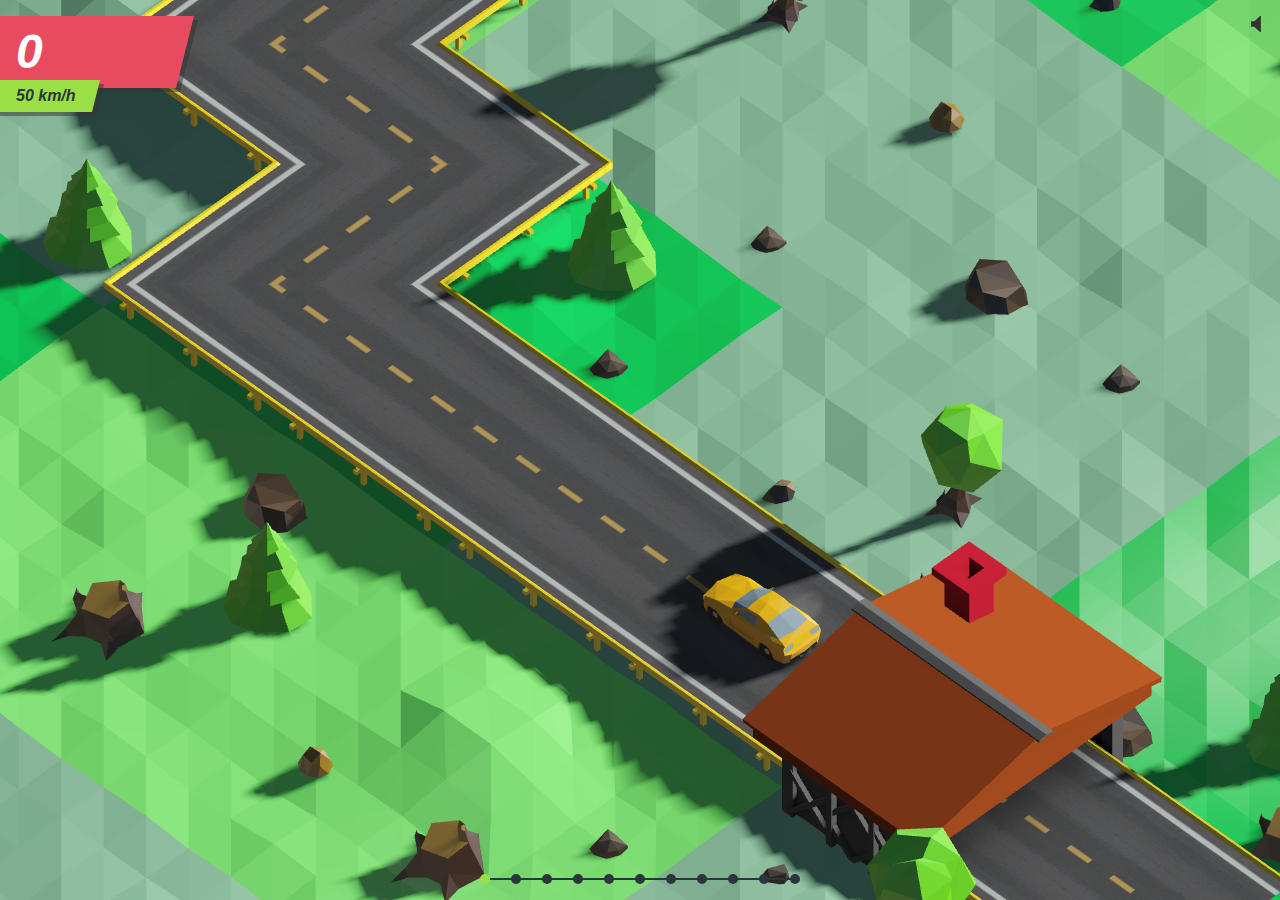
<file: index.html>
<!doctype html>
<html>
<head>
    <meta name='viewport' content='width=device-width, initial-scale=1, maximum-scale=1, minimum-scale=1, user-scalable=no' />
    <meta charset='utf-8'>
    <link rel="stylesheet" type="text/css" href="styles.css">
    <style></style>
    <title>SWERVE</title>
    <script src="playcanvas-stable.min.js"></script>
    <script>
        SCENE_PATH = "430168.json";
        CONTEXT_OPTIONS = {
            'alpha': true,
            'preserveDrawingBuffer': false
        };
        pc.script.legacy = false;
    </script>
</head>
<body>
    <script src="__start__.js"></script>
    <script src="__loading__.js"></script>
</body>
</html>
</file>
<file: styles.css>
html {
    height: 100%;
    background-color: #1d292c;
}
body {
    margin: 0;
    max-height: 100%;
    height: 100%;
    overflow: hidden;
    background-color: #1d292c;
    font-family: Helvetica, arial, sans-serif;
    position: relative;
    width: 100%;
}

#application-canvas {
    display: block;
    position: absolute;
    top: 0;
    left: 0;
    right: 0;
    bottom: 0;
}
#application-canvas.fill-mode-NONE {
    margin: auto;
}
#application-canvas.fill-mode-KEEP_ASPECT {
    width: 100%;
    height: auto;
    margin: 0;
}
#application-canvas.fill-mode-FILL_WINDOW {
    width: 100%;
    height: 100%;
    margin: 0;
}

canvas:focus {
    outline: none;
}
</file>
